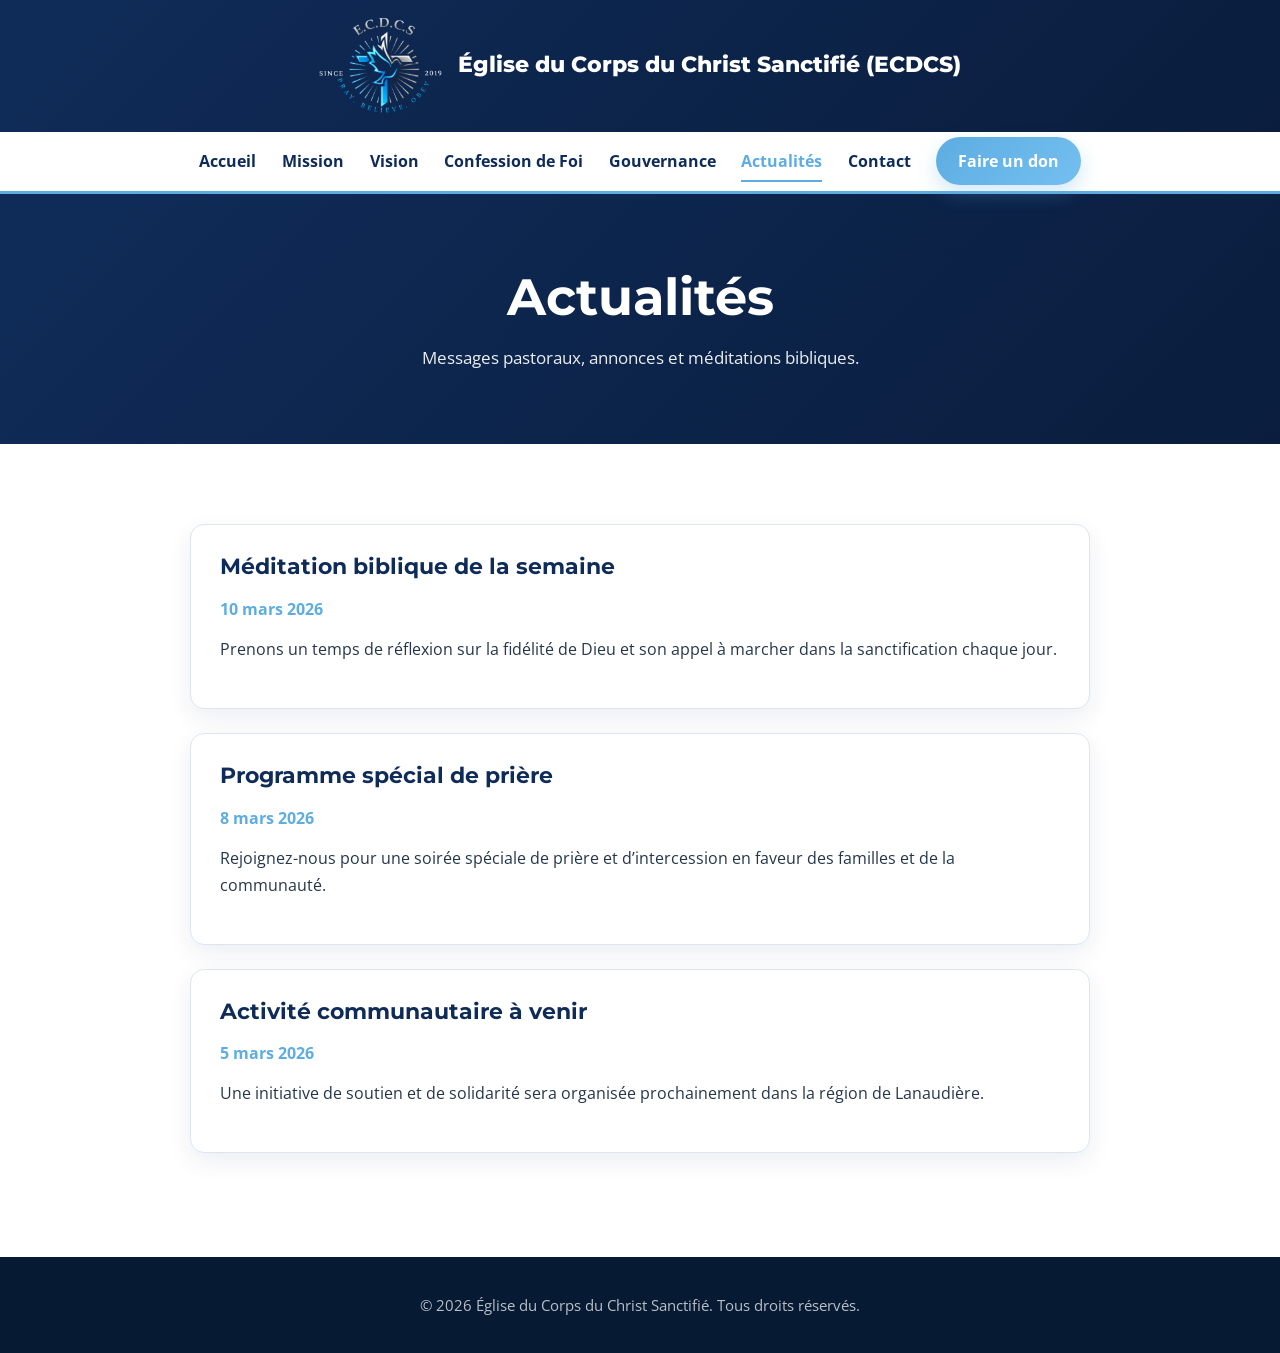
<file: actualites.html>
<!DOCTYPE html>
<html lang="fr">
<head>
  <meta charset="UTF-8" />
  <meta name="viewport" content="width=device-width, initial-scale=1.0" />
  <title>Actualités | ECDCS</title>
  <link rel="stylesheet" href="style.css" />
  <script src="script.js"></script>
</head>
<body>

  <header>
    <div class="logo-container">
      <img src="images/logo.png" alt="Logo ECDCS" class="logo" />
      <div class="site-identity">
        <h1>Église du Corps du Christ Sanctifié (ECDCS)</h1>
      </div>
    </div>

    <nav>
      <ul>
        <li><a href="index.html">Accueil</a></li>
        <li><a href="mission.html">Mission</a></li>
        <li><a href="vision.html">Vision</a></li>
        <li><a href="foi.html">Confession de Foi</a></li>
        <li><a href="gouvernance.html">Gouvernance</a></li>
        <li><a href="actualites.html" class="active">Actualités</a></li>
        <li><a href="contact.html">Contact</a></li>
        <li><a href="dons.html" class="btn-don">Faire un don</a></li>
      </ul>
    </nav>
  </header>

  <main>
    <section class="page-header">
      <h2>Actualités</h2>
      <p>Messages pastoraux, annonces et méditations bibliques.</p>
    </section>

    <section class="content-section">
      <div class="container">
        <article class="news-card">
          <h3>Méditation biblique de la semaine</h3>
          <p class="date">10 mars 2026</p>
          <p>
            Prenons un temps de réflexion sur la fidélité de Dieu
            et son appel à marcher dans la sanctification chaque jour.
          </p>
        </article>

        <article class="news-card">
          <h3>Programme spécial de prière</h3>
          <p class="date">8 mars 2026</p>
          <p>
            Rejoignez-nous pour une soirée spéciale de prière
            et d’intercession en faveur des familles et de la communauté.
          </p>
        </article>

        <article class="news-card">
          <h3>Activité communautaire à venir</h3>
          <p class="date">5 mars 2026</p>
          <p>
            Une initiative de soutien et de solidarité sera organisée
            prochainement dans la région de Lanaudière.
          </p>
        </article>
      </div>
    </section>
  </main>

  <footer>
    <div class="footer-bottom">
      <p>© 2026 Église du Corps du Christ Sanctifié. Tous droits réservés.</p>
    </div>
  </footer>

</body>
</html>
</file>
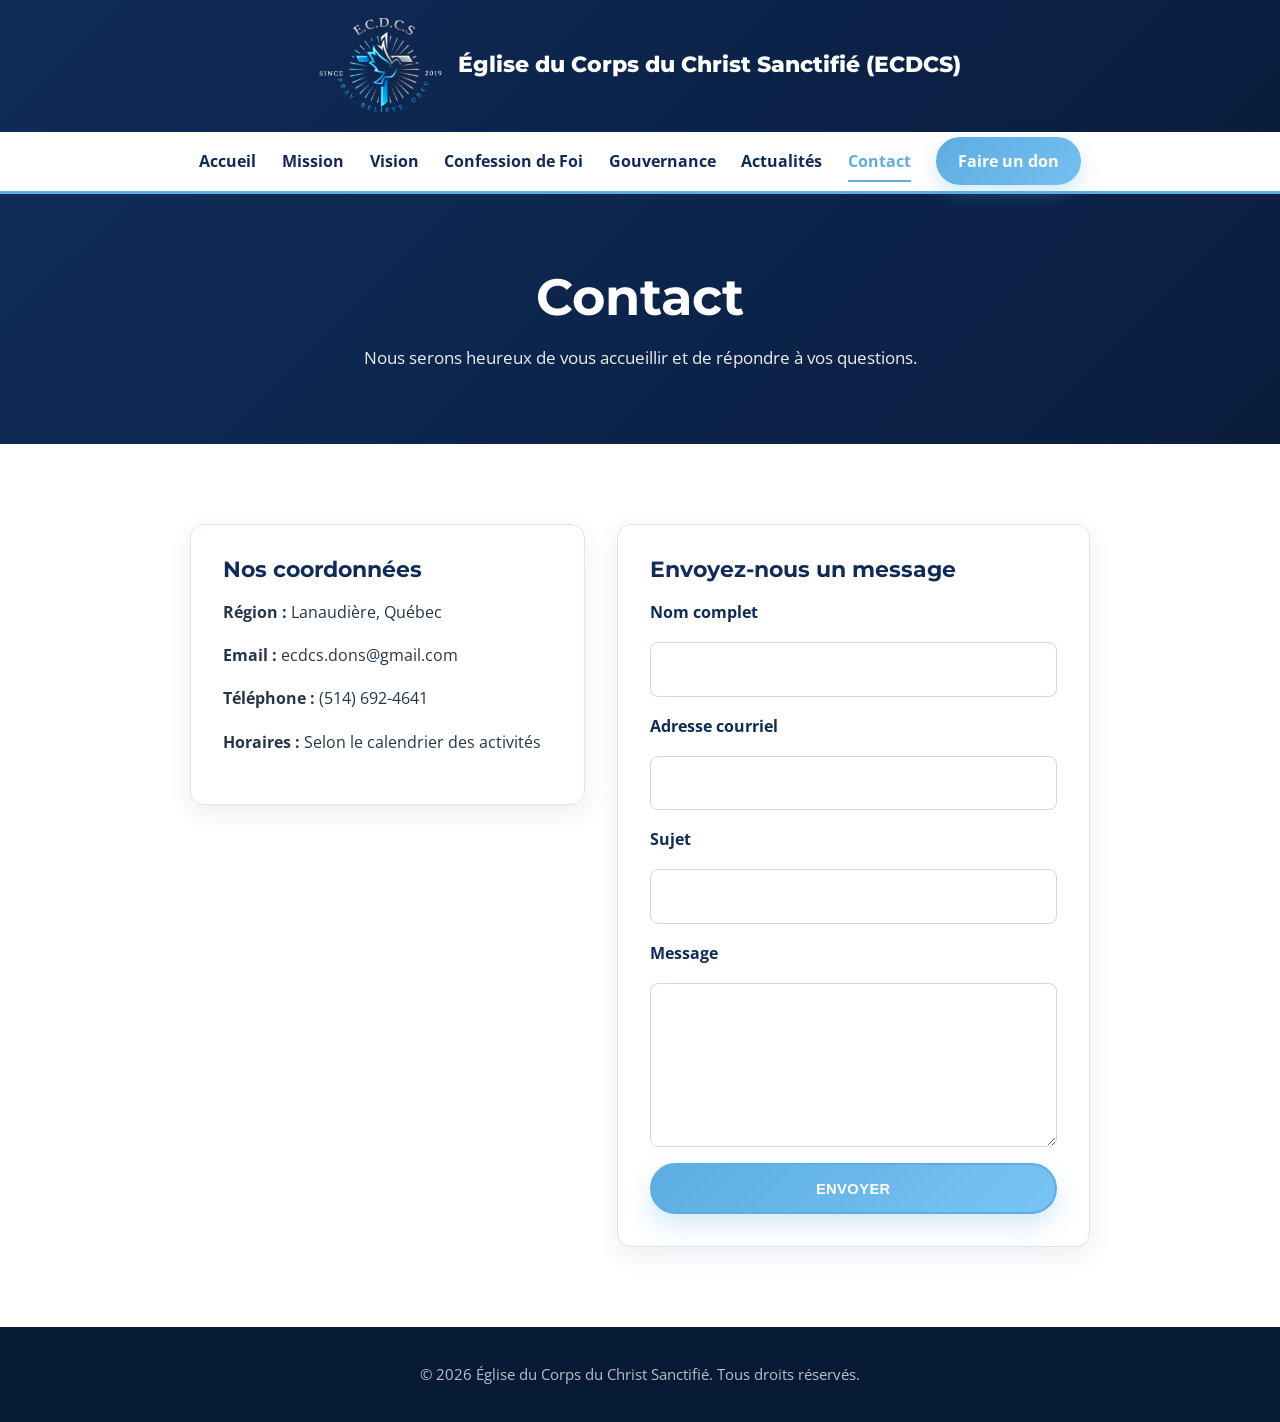
<file: contact.html>
<!DOCTYPE html>
<html lang="fr">
<head>
  <meta charset="UTF-8" />
  <meta name="viewport" content="width=device-width, initial-scale=1.0" />
  <title>Contact | ECDCS</title>
  <link rel="stylesheet" href="style.css" />
  <script src="script.js"></script>
</head>
<body>

  <header>
    <div class="logo-container">
      <img src="images/logo.png" alt="Logo ECDCS" class="logo" />
      <div class="site-identity">
        <h1>Église du Corps du Christ Sanctifié (ECDCS)</h1>
      </div>
    </div>

    <nav>
      <ul>
        <li><a href="index.html">Accueil</a></li>
        <li><a href="mission.html">Mission</a></li>
        <li><a href="vision.html">Vision</a></li>
        <li><a href="foi.html">Confession de Foi</a></li>
        <li><a href="gouvernance.html">Gouvernance</a></li>
        <li><a href="actualites.html">Actualités</a></li>
        <li><a href="contact.html" class="active">Contact</a></li>
        <li><a href="dons.html" class="btn-don">Faire un don</a></li>
      </ul>
    </nav>
  </header>

  <main>
    <section class="page-header">
      <h2>Contact</h2>
      <p>Nous serons heureux de vous accueillir et de répondre à vos questions.</p>
    </section>

    <section class="content-section">
      <div class="container contact-grid">
        <div class="contact-info">
          <h3>Nos coordonnées</h3>
          <p><strong>Région :</strong> Lanaudière, Québec</p>
          <p><strong>Email :</strong> ecdcs.dons@gmail.com</p>
          <p><strong>Téléphone :</strong> (514) 692-4641</p>
          <p><strong>Horaires :</strong> Selon le calendrier des activités</p>
        </div>

        <div class="contact-form">
          <h3>Envoyez-nous un message</h3>
          <form action="#" method="post">
            <label for="nom">Nom complet</label>
            <input type="text" id="nom" name="nom" required />

            <label for="email">Adresse courriel</label>
            <input type="email" id="email" name="email" required />

            <label for="sujet">Sujet</label>
            <input type="text" id="sujet" name="sujet" required />

            <label for="message">Message</label>
            <textarea id="message" name="message" rows="6" required></textarea>

            <button type="submit">Envoyer</button>
          </form>
        </div>
      </div>
    </section>
  </main>

  <footer>
    <div class="footer-bottom">
      <p>© 2026 Église du Corps du Christ Sanctifié. Tous droits réservés.</p>
    </div>
  </footer>

</body>
</html>
</file>
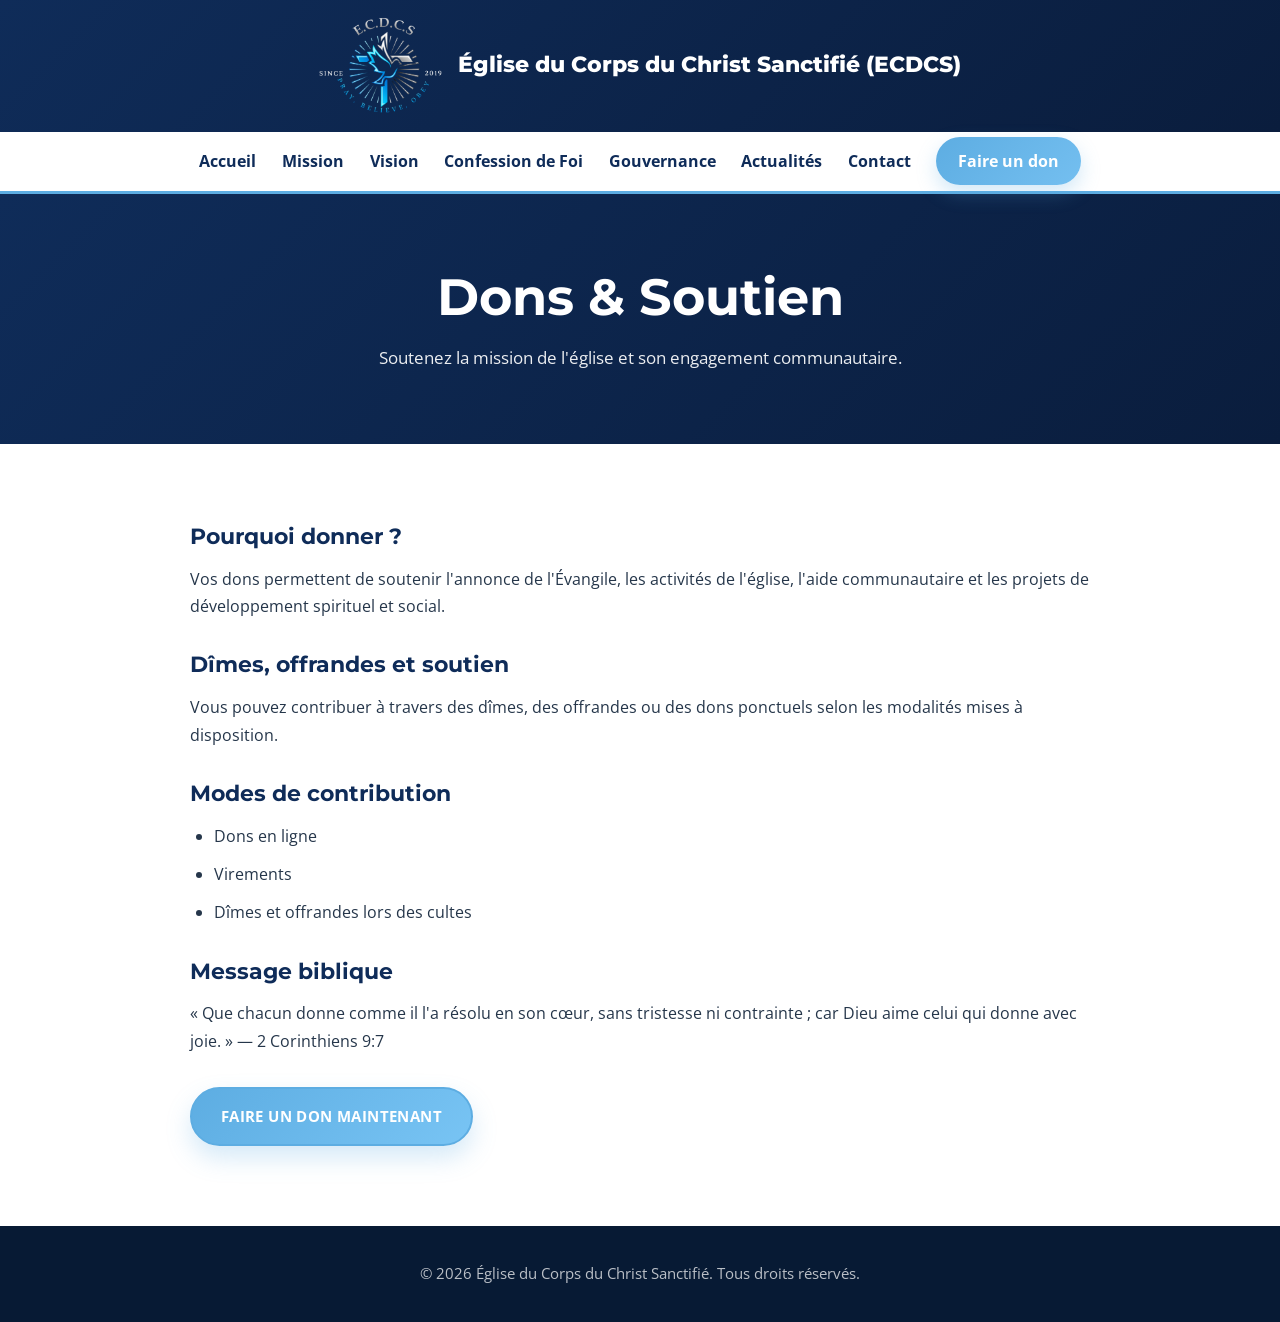
<file: dons.html>
<!DOCTYPE html>
<html lang="fr">
<head>
  <meta charset="UTF-8" />
  <meta name="viewport" content="width=device-width, initial-scale=1.0" />
  <title>Dons & Soutien | ECDCS</title>
  <link rel="stylesheet" href="style.css" />
  <script src="script.js"></script>
</head>
<body>

  <header>
    <div class="logo-container">
      <img src="images/logo.png" alt="Logo ECDCS" class="logo" />
      <div class="site-identity">
        <h1>Église du Corps du Christ Sanctifié (ECDCS)</h1>
      </div>
    </div>

    <nav>
      <ul>
        <li><a href="index.html">Accueil</a></li>
        <li><a href="mission.html">Mission</a></li>
        <li><a href="vision.html">Vision</a></li>
        <li><a href="foi.html">Confession de Foi</a></li>
        <li><a href="gouvernance.html">Gouvernance</a></li>
        <li><a href="actualites.html">Actualités</a></li>
        <li><a href="contact.html">Contact</a></li>
        <li><a href="dons.html" class="btn-don active">Faire un don</a></li>
      </ul>
    </nav>
  </header>

  <main>
    <section class="page-header">
      <h2>Dons & Soutien</h2>
      <p>Soutenez la mission de l'église et son engagement communautaire.</p>
    </section>

    <section class="content-section">
      <div class="container">
        <h3>Pourquoi donner ?</h3>
        <p>
          Vos dons permettent de soutenir l'annonce de l'Évangile,
          les activités de l'église, l'aide communautaire et les projets
          de développement spirituel et social.
        </p>

        <h3>Dîmes, offrandes et soutien</h3>
        <p>
          Vous pouvez contribuer à travers des dîmes, des offrandes
          ou des dons ponctuels selon les modalités mises à disposition.
        </p>

        <h3>Modes de contribution</h3>
        <ul>
          <li>Dons en ligne</li>
          <li>Virements</li>
          <li>Dîmes et offrandes lors des cultes</li>
        </ul>

        <h3>Message biblique</h3>
        <p>
          « Que chacun donne comme il l'a résolu en son cœur, sans tristesse
          ni contrainte ; car Dieu aime celui qui donne avec joie. »
          — 2 Corinthiens 9:7
        </p>

        <div class="don-action">
          <a href="faire-don.html" class="btn-primary">Faire un don maintenant</a>
        </div>
      </div>
    </section>
  </main>

  <footer>
    <div class="footer-bottom">
      <p>© 2026 Église du Corps du Christ Sanctifié. Tous droits réservés.</p>
    </div>
  </footer>

</body>
</html>
</file>
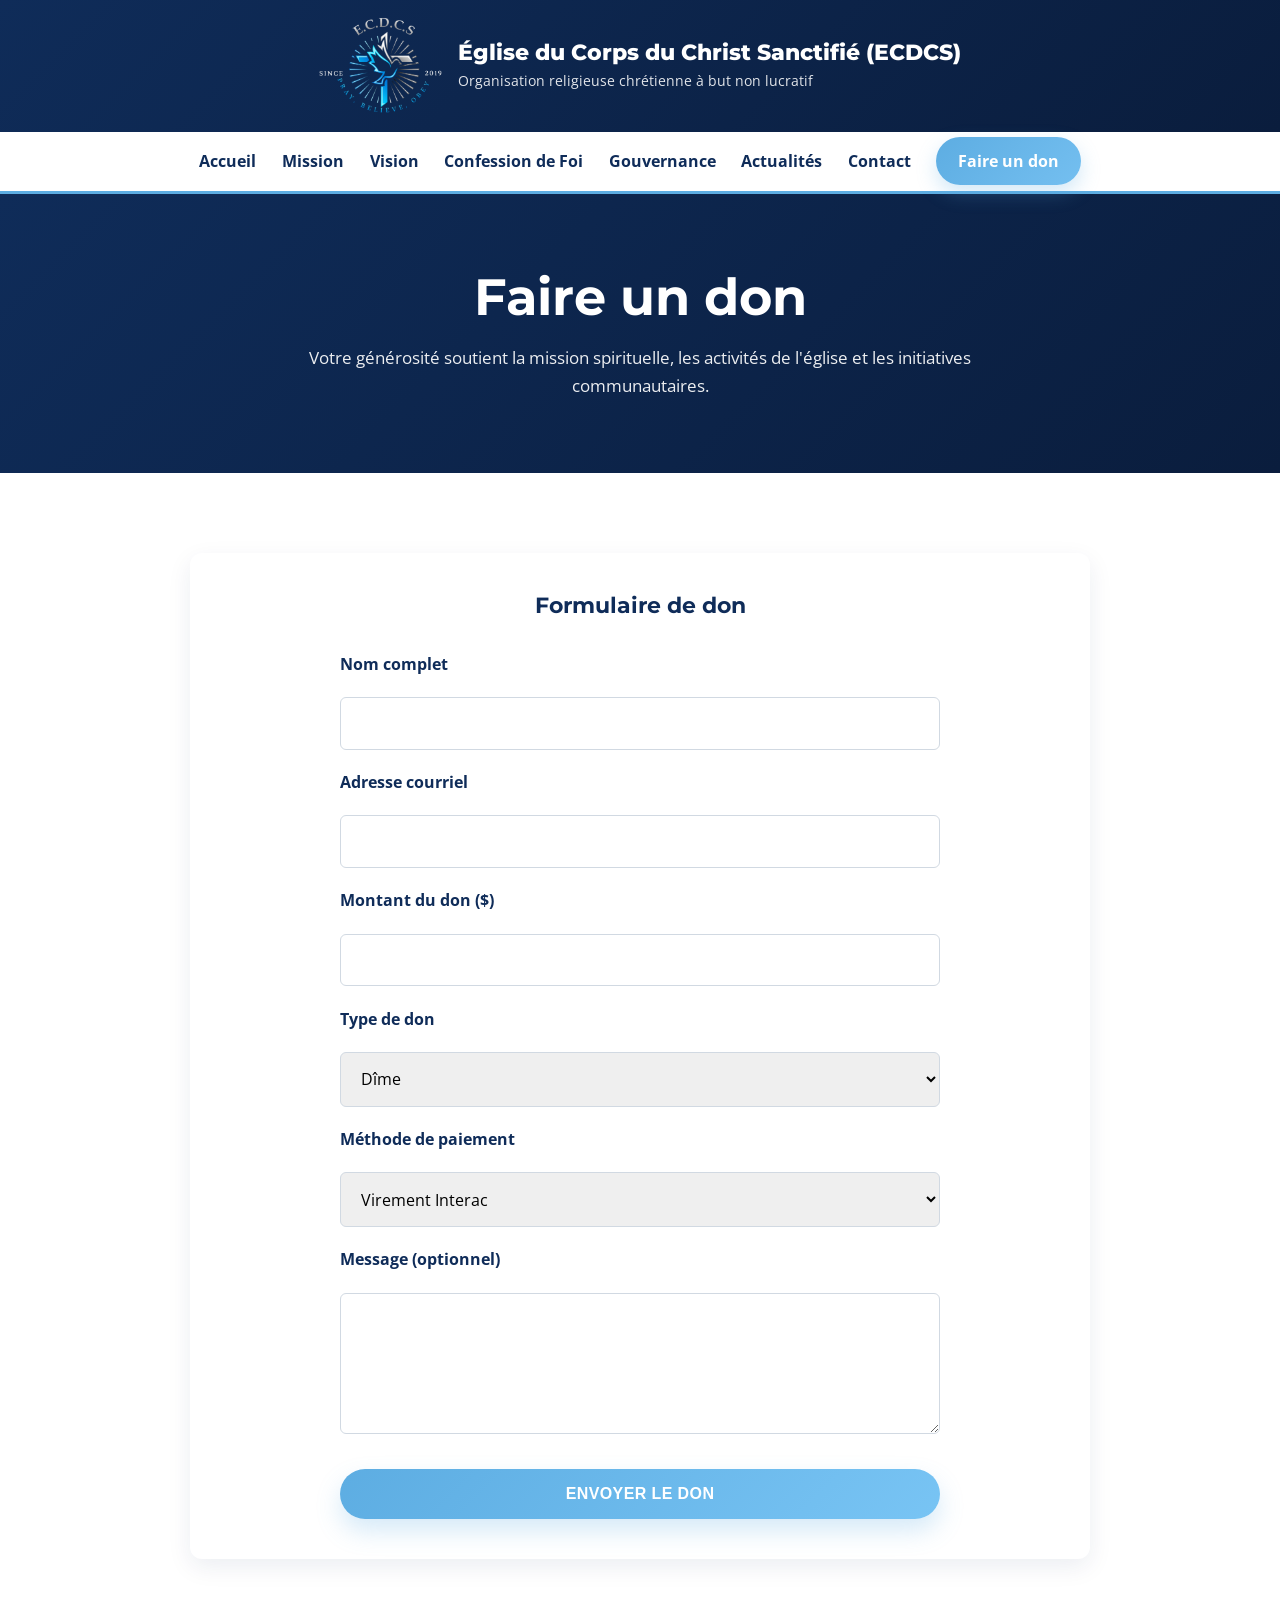
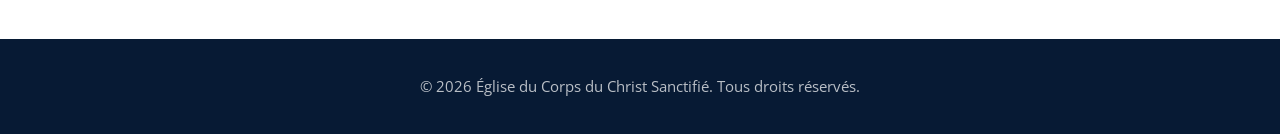
<file: Faire-don.html>
<!doctype html>
<html lang="fr">
  <head>
    <meta charset="UTF-8" />

    <meta name="viewport" content="width=device-width, initial-scale=1.0" />

    <title>Faire un don | ECDCS</title>

    <link rel="stylesheet" href="style.css" />
  </head>

  <body>
    <header>
      <div class="logo-container">
        <img src="images/logo.png" alt="Logo ECDCS" class="logo" />

        <div class="site-identity">
          <h1>Église du Corps du Christ Sanctifié (ECDCS)</h1>
          <p>Organisation religieuse chrétienne à but non lucratif</p>
        </div>
      </div>

      <nav>
        <ul>
          <li><a href="index.html">Accueil</a></li>

          <li><a href="mission.html">Mission</a></li>

          <li><a href="vision.html">Vision</a></li>

          <li><a href="foi.html">Confession de Foi</a></li>

          <li><a href="gouvernance.html">Gouvernance</a></li>

          <li><a href="actualites.html">Actualités</a></li>

          <li><a href="contact.html">Contact</a></li>

          <li><a href="dons.html" class="btn-don active">Faire un don</a></li>
        </ul>
      </nav>
    </header>

    <main>
      <section class="page-header">
        <h2>Faire un don</h2>

        <p>
          Votre générosité soutient la mission spirituelle, les activités de
          l'église et les initiatives communautaires.
        </p>
      </section>

      <section class="content-section">
        <div class="container">
          <div class="don-form-container">
            <div class="don-form">
              <h3>Formulaire de don</h3>

              <form>
                <label for="nom">Nom complet</label>
                <input type="text" id="nom" name="nom" required />

                <label for="email">Adresse courriel</label>
                <input type="email" id="email" name="email" required />

                <label for="montant">Montant du don ($)</label>
                <input
                  type="number"
                  id="montant"
                  name="montant"
                  min="1"
                  required
                />

                <label for="type-don">Type de don</label>

                <select id="type-don" name="type-don">
                  <option value="dime">Dîme</option>

                  <option value="offrande">Offrande</option>

                  <option value="mission">Soutien à la mission</option>

                  <option value="special">Don spécial</option>
                </select>

                <label for="paiement">Méthode de paiement</label>

                <select id="paiement" name="paiement">
                  <option value="interac">Virement Interac</option>

                  <option value="carte">Carte de crédit</option>

                  <option value="paypal">PayPal</option>
                </select>

                <label for="message">Message (optionnel)</label>

                <textarea id="message" name="message" rows="5"></textarea>

                <button type="submit">Envoyer le don</button>
              </form>
            </div>
          </div>
        </div>
      </section>
    </main>

    <footer>
      <div class="footer-bottom">
        <p>© 2026 Église du Corps du Christ Sanctifié. Tous droits réservés.</p>
      </div>
    </footer>
  </body>
</html>
</file>
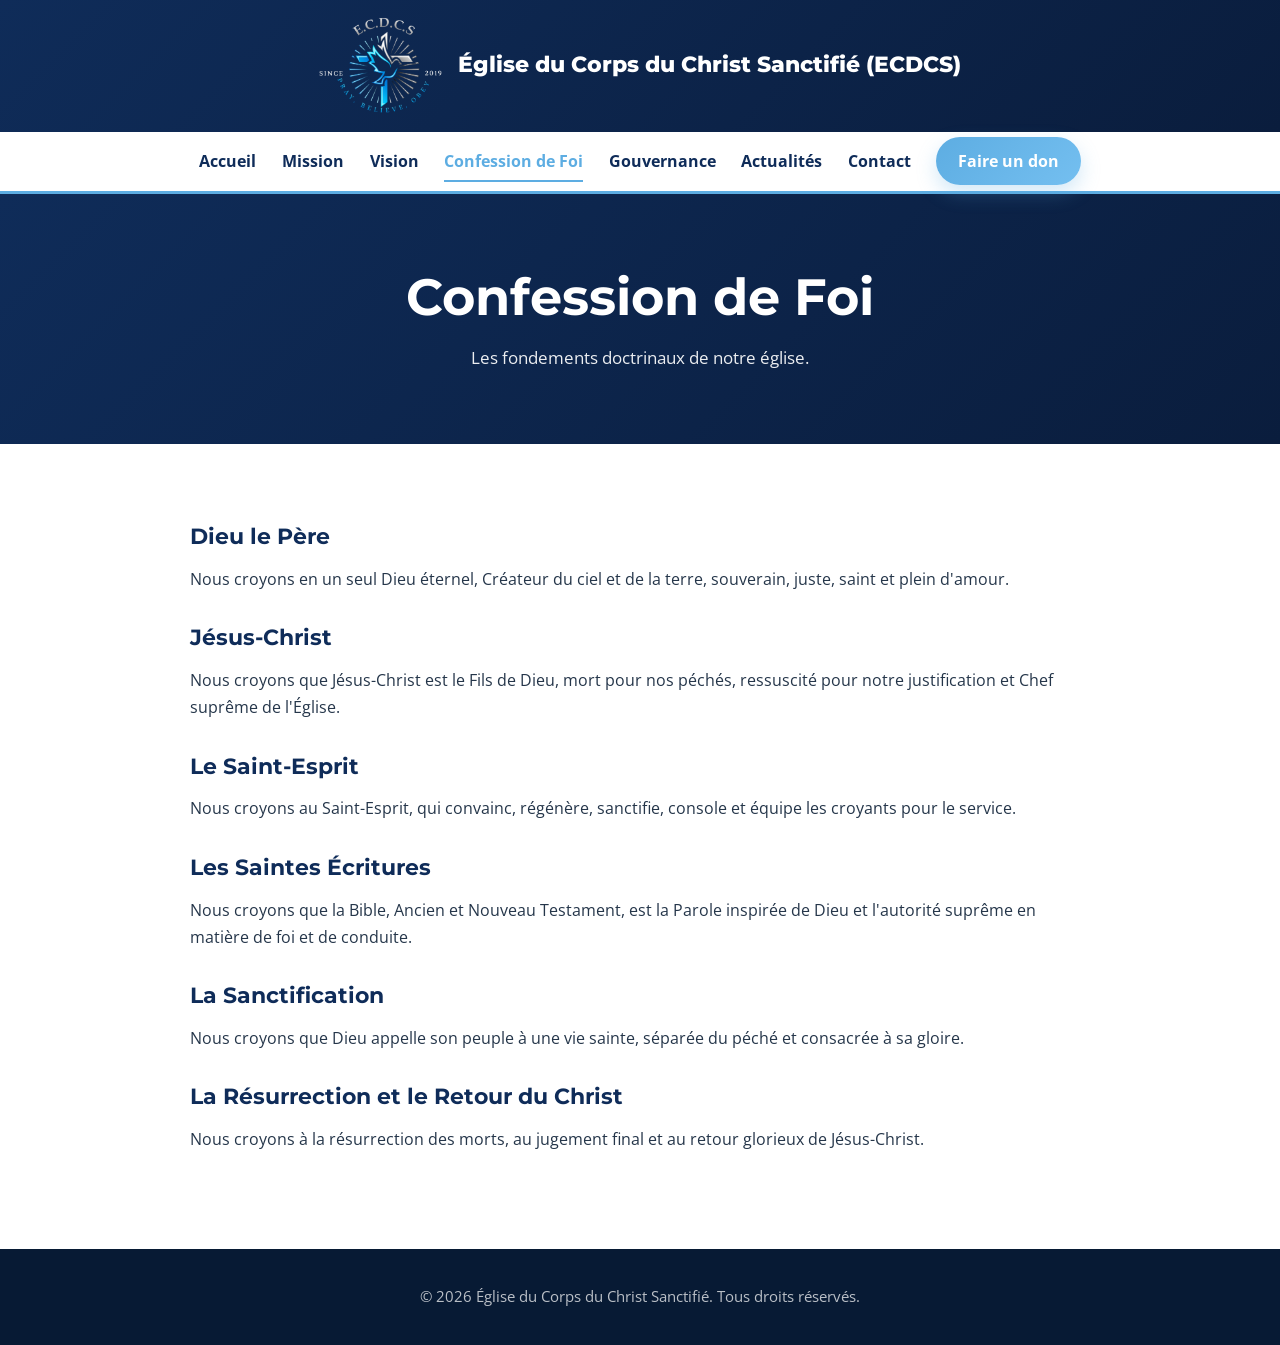
<file: foi.html>
<!DOCTYPE html>
<html lang="fr">
<head>
  <meta charset="UTF-8" />
  <meta name="viewport" content="width=device-width, initial-scale=1.0" />
  <title>Confession de Foi | ECDCS</title>
  <link rel="stylesheet" href="style.css" />
  <script src="script.js"></script>
</head>
<body>

  <header>
    <div class="logo-container">
      <img src="images/logo.png" alt="Logo ECDCS" class="logo" />
      <div class="site-identity">
        <h1>Église du Corps du Christ Sanctifié (ECDCS)</h1>
      </div>
    </div>

    <nav>
      <ul>
        <li><a href="index.html">Accueil</a></li>
        <li><a href="mission.html">Mission</a></li>
        <li><a href="vision.html">Vision</a></li>
        <li><a href="foi.html" class="active">Confession de Foi</a></li>
        <li><a href="gouvernance.html">Gouvernance</a></li>
        <li><a href="actualites.html">Actualités</a></li>
        <li><a href="contact.html">Contact</a></li>
        <li><a href="dons.html" class="btn-don">Faire un don</a></li>
      </ul>
    </nav>
  </header>

  <main>
    <section class="page-header">
      <h2>Confession de Foi</h2>
      <p>Les fondements doctrinaux de notre église.</p>
    </section>

    <section class="content-section">
      <div class="container">
        <h3>Dieu le Père</h3>
        <p>
          Nous croyons en un seul Dieu éternel, Créateur du ciel et de la terre,
          souverain, juste, saint et plein d'amour.
        </p>

        <h3>Jésus-Christ</h3>
        <p>
          Nous croyons que Jésus-Christ est le Fils de Dieu, mort pour nos péchés,
          ressuscité pour notre justification et Chef suprême de l'Église.
        </p>

        <h3>Le Saint-Esprit</h3>
        <p>
          Nous croyons au Saint-Esprit, qui convainc, régénère, sanctifie,
          console et équipe les croyants pour le service.
        </p>

        <h3>Les Saintes Écritures</h3>
        <p>
          Nous croyons que la Bible, Ancien et Nouveau Testament,
          est la Parole inspirée de Dieu et l'autorité suprême
          en matière de foi et de conduite.
        </p>

        <h3>La Sanctification</h3>
        <p>
          Nous croyons que Dieu appelle son peuple à une vie sainte,
          séparée du péché et consacrée à sa gloire.
        </p>

        <h3>La Résurrection et le Retour du Christ</h3>
        <p>
          Nous croyons à la résurrection des morts, au jugement final
          et au retour glorieux de Jésus-Christ.
        </p>
      </div>
    </section>
  </main>

  <footer>
    <div class="footer-bottom">
      <p>© 2026 Église du Corps du Christ Sanctifié. Tous droits réservés.</p>
    </div>
  </footer>

</body>
</html>
</file>
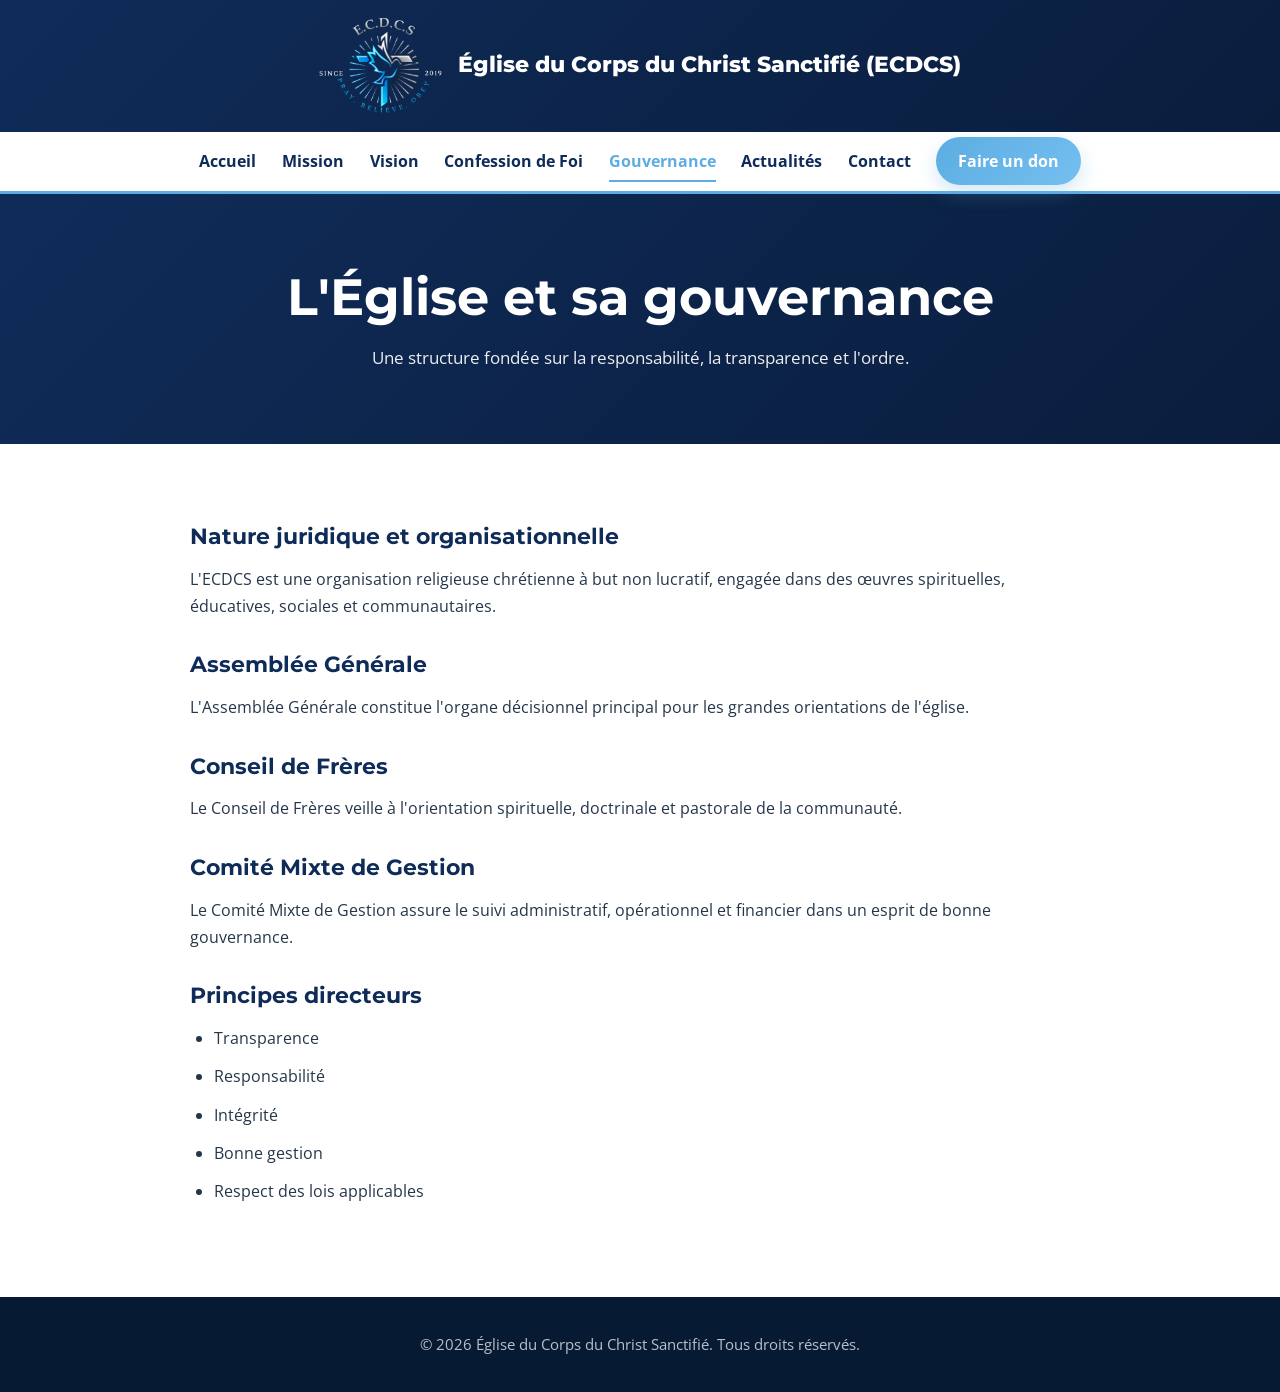
<file: gouvernance.html>
<!DOCTYPE html>
<html lang="fr">
<head>
  <meta charset="UTF-8" />
  <meta name="viewport" content="width=device-width, initial-scale=1.0" />
  <title>Gouvernance | ECDCS</title>
  <link rel="stylesheet" href="style.css" />
  <script src="script.js"></script>
</head>
<body>

  <header>
    <div class="logo-container">
      <img src="images/logo.png" alt="Logo ECDCS" class="logo" />
      <div class="site-identity">
        <h1>Église du Corps du Christ Sanctifié (ECDCS)</h1>
      </div>
    </div>

    <nav>
      <ul>
        <li><a href="index.html">Accueil</a></li>
        <li><a href="mission.html">Mission</a></li>
        <li><a href="vision.html">Vision</a></li>
        <li><a href="foi.html">Confession de Foi</a></li>
        <li><a href="gouvernance.html" class="active">Gouvernance</a></li>
        <li><a href="actualites.html">Actualités</a></li>
        <li><a href="contact.html">Contact</a></li>
        <li><a href="dons.html" class="btn-don">Faire un don</a></li>
      </ul>
    </nav>
  </header>

  <main>
    <section class="page-header">
      <h2>L'Église et sa gouvernance</h2>
      <p>Une structure fondée sur la responsabilité, la transparence et l'ordre.</p>
    </section>

    <section class="content-section">
      <div class="container">
        <h3>Nature juridique et organisationnelle</h3>
        <p>
          L'ECDCS est une organisation religieuse chrétienne à but non lucratif,
          engagée dans des œuvres spirituelles, éducatives, sociales
          et communautaires.
        </p>

        <h3>Assemblée Générale</h3>
        <p>
          L'Assemblée Générale constitue l'organe décisionnel principal
          pour les grandes orientations de l'église.
        </p>

        <h3>Conseil de Frères</h3>
        <p>
          Le Conseil de Frères veille à l'orientation spirituelle,
          doctrinale et pastorale de la communauté.
        </p>

        <h3>Comité Mixte de Gestion</h3>
        <p>
          Le Comité Mixte de Gestion assure le suivi administratif,
          opérationnel et financier dans un esprit de bonne gouvernance.
        </p>

        <h3>Principes directeurs</h3>
        <ul>
          <li>Transparence</li>
          <li>Responsabilité</li>
          <li>Intégrité</li>
          <li>Bonne gestion</li>
          <li>Respect des lois applicables</li>
        </ul>
      </div>
    </section>
  </main>

  <footer>
    <div class="footer-bottom">
      <p>© 2026 Église du Corps du Christ Sanctifié. Tous droits réservés.</p>
    </div>
  </footer>

</body>
</html>
</file>
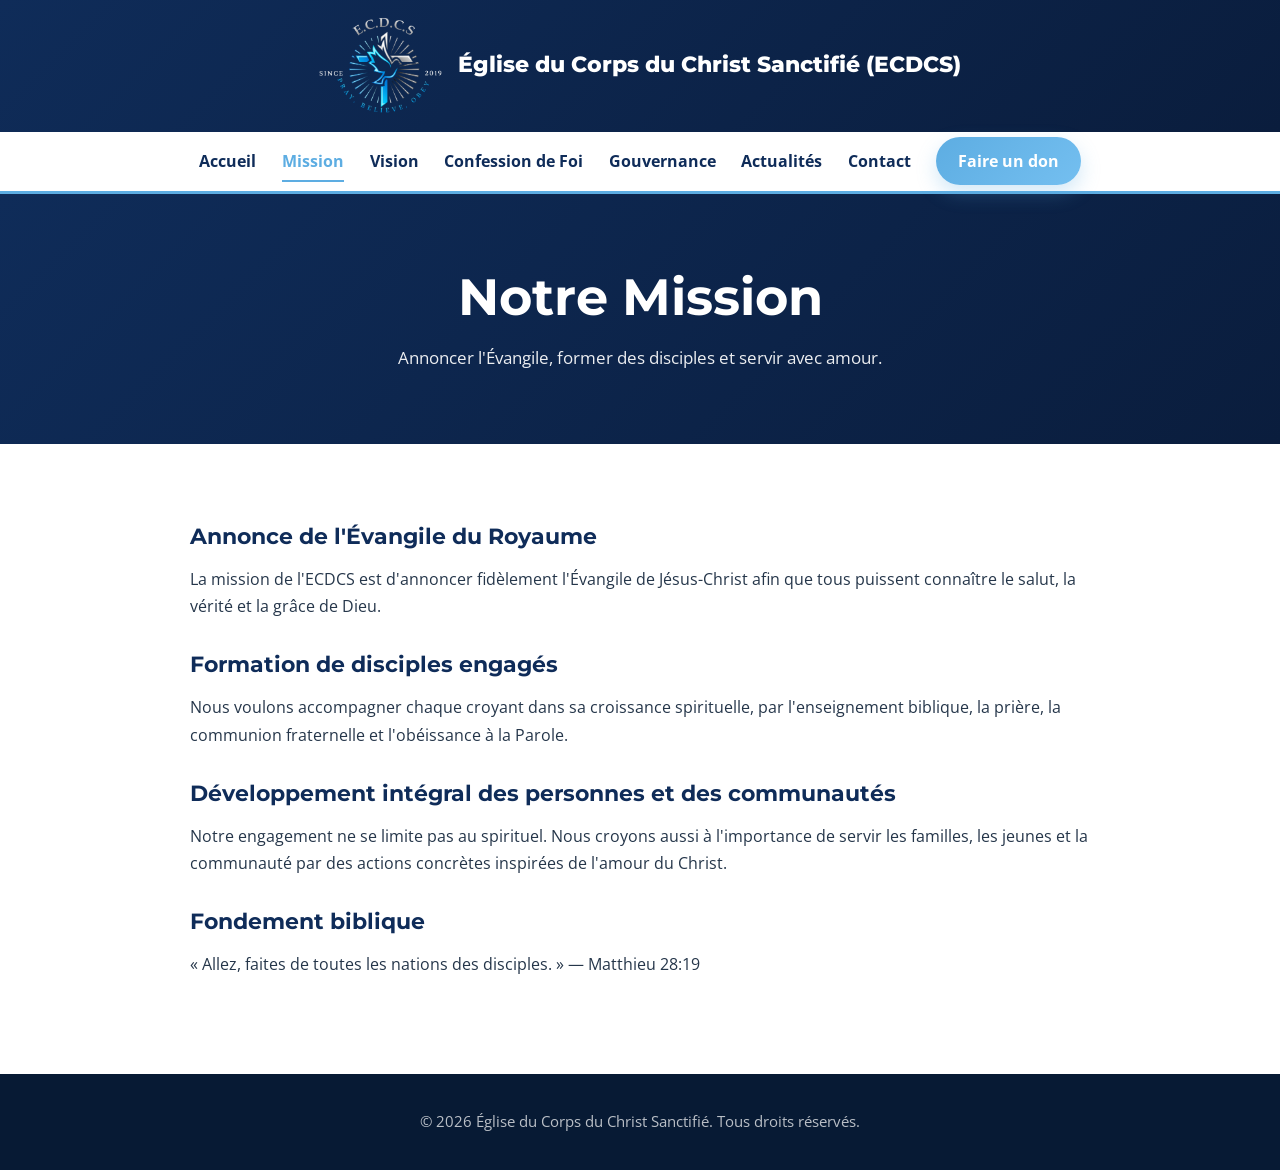
<file: mission.html>
<!DOCTYPE html>
<html lang="fr">
<head>
  <meta charset="UTF-8" />
  <meta name="viewport" content="width=device-width, initial-scale=1.0" />
  <title>Notre Mission | ECDCS</title>
 <link rel="stylesheet" href="style.css" />
 <script src="script.js"></script>
</head>
<body>

  <header>
    <div class="logo-container">
      <img src="images/logo.png" alt="Logo ECDCS" class="logo" />
      <div class="site-identity">
        <h1>Église du Corps du Christ Sanctifié (ECDCS)</h1>
      </div>
    </div>

    <nav>
      <ul>
        <li><a href="index.html">Accueil</a></li>
        <li><a href="mission.html" class="active">Mission</a></li>
        <li><a href="vision.html">Vision</a></li>
        <li><a href="foi.html">Confession de Foi</a></li>
        <li><a href="gouvernance.html">Gouvernance</a></li>
        <li><a href="actualites.html">Actualités</a></li>
        <li><a href="contact.html">Contact</a></li>
        <li><a href="dons.html" class="btn-don">Faire un don</a></li>
      </ul>
    </nav>
  </header>

  <main>
    <section class="page-header">
      <h2>Notre Mission</h2>
      <p>Annoncer l'Évangile, former des disciples et servir avec amour.</p>
    </section>

    <section class="content-section">
      <div class="container">
        <h3>Annonce de l'Évangile du Royaume</h3>
        <p>
          La mission de l'ECDCS est d'annoncer fidèlement l'Évangile de Jésus-Christ
          afin que tous puissent connaître le salut, la vérité et la grâce de Dieu.
        </p>

        <h3>Formation de disciples engagés</h3>
        <p>
          Nous voulons accompagner chaque croyant dans sa croissance spirituelle,
          par l'enseignement biblique, la prière, la communion fraternelle
          et l'obéissance à la Parole.
        </p>

        <h3>Développement intégral des personnes et des communautés</h3>
        <p>
          Notre engagement ne se limite pas au spirituel. Nous croyons aussi
          à l'importance de servir les familles, les jeunes et la communauté
          par des actions concrètes inspirées de l'amour du Christ.
        </p>

        <h3>Fondement biblique</h3>
        <p>
          « Allez, faites de toutes les nations des disciples. »
          — Matthieu 28:19
        </p>
      </div>
    </section>
  </main>

  <footer>
    <div class="footer-bottom">
      <p>© 2026 Église du Corps du Christ Sanctifié. Tous droits réservés.</p>
    </div>
  </footer>

</body>
</html>
</file>
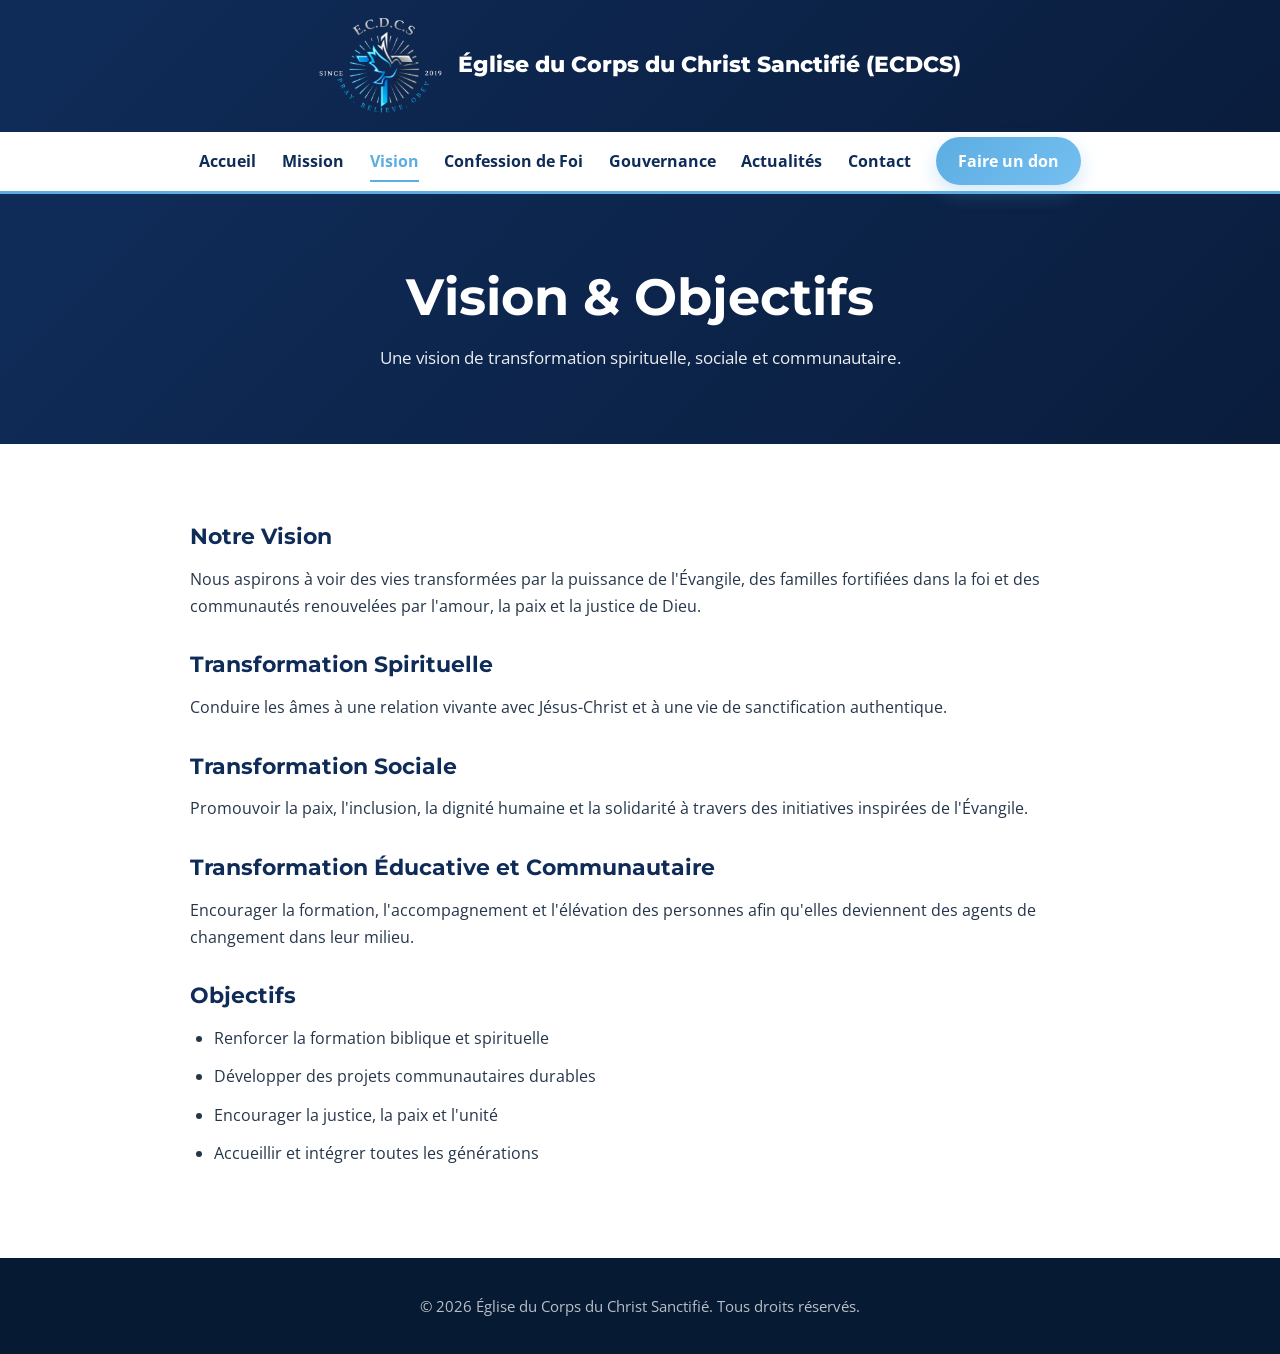
<file: vision.html>
<!DOCTYPE html>
<html lang="fr">
<head>
  <meta charset="UTF-8" />
  <meta name="viewport" content="width=device-width, initial-scale=1.0" />
  <title>Vision & Objectifs | ECDCS</title>
  <link rel="stylesheet" href="style.css" />
  <script src="script.js"></script>
</head>
<body>

  <header>
    <div class="logo-container">
      <img src="images/logo.png" alt="Logo ECDCS" class="logo" />
      <div class="site-identity">
        <h1>Église du Corps du Christ Sanctifié (ECDCS)</h1>
      </div>
    </div>

    <nav>
      <ul>
        <li><a href="index.html">Accueil</a></li>
        <li><a href="mission.html">Mission</a></li>
        <li><a href="vision.html" class="active">Vision</a></li>
        <li><a href="foi.html">Confession de Foi</a></li>
        <li><a href="gouvernance.html">Gouvernance</a></li>
        <li><a href="actualites.html">Actualités</a></li>
        <li><a href="contact.html">Contact</a></li>
        <li><a href="dons.html" class="btn-don">Faire un don</a></li>
      </ul>
    </nav>
  </header>

  <main>
    <section class="page-header">
      <h2>Vision & Objectifs</h2>
      <p>Une vision de transformation spirituelle, sociale et communautaire.</p>
    </section>

    <section class="content-section">
      <div class="container">
        <h3>Notre Vision</h3>
        <p>
          Nous aspirons à voir des vies transformées par la puissance de l'Évangile,
          des familles fortifiées dans la foi et des communautés renouvelées
          par l'amour, la paix et la justice de Dieu.
        </p>

        <h3>Transformation Spirituelle</h3>
        <p>
          Conduire les âmes à une relation vivante avec Jésus-Christ et à une vie
          de sanctification authentique.
        </p>

        <h3>Transformation Sociale</h3>
        <p>
          Promouvoir la paix, l'inclusion, la dignité humaine et la solidarité
          à travers des initiatives inspirées de l'Évangile.
        </p>

        <h3>Transformation Éducative et Communautaire</h3>
        <p>
          Encourager la formation, l'accompagnement et l'élévation des personnes
          afin qu'elles deviennent des agents de changement dans leur milieu.
        </p>

        <h3>Objectifs</h3>
        <ul>
          <li>Renforcer la formation biblique et spirituelle</li>
          <li>Développer des projets communautaires durables</li>
          <li>Encourager la justice, la paix et l'unité</li>
          <li>Accueillir et intégrer toutes les générations</li>
        </ul>
      </div>
    </section>
  </main>

  <footer>
    <div class="footer-bottom">
      <p>© 2026 Église du Corps du Christ Sanctifié. Tous droits réservés.</p>
    </div>
  </footer>

</body>
</html>
</file>
<file: style.css>
/* ============================================================
   ECDCS - STYLE GLOBAL
   Palette : bleu marine, bleu ciel, blanc, gris clair
   Style : moderne, sobre, institutionnel, spirituel
   ============================================================ */

@import url('https://fonts.googleapis.com/css2?family=Montserrat:wght@400;600;700;800&family=Open+Sans:wght@400;600;700&display=swap');

:root {
    --primary-navy: #0F2C59;
    --primary-navy-dark: #0a1d3d;
    --secondary-sky: #5DADE2;
    --secondary-sky-soft: #d9eefb;
    --text-dark: #25364a;
    --text-muted: #5f6f81;
    --text-white: #ffffff;
    --bg-white: #ffffff;
    --bg-light: #f6f9fc;
    --bg-soft: #eef5fb;
    --border-light: #dbe6f0;
    --shadow-soft: 0 8px 24px rgba(15, 44, 89, 0.08);
    --shadow-medium: 0 12px 30px rgba(15, 44, 89, 0.12);
    --radius-sm: 8px;
    --radius-md: 14px;
    --radius-lg: 22px;
    --container: 1200px;
}

* {
    box-sizing: border-box;
    margin: 0;
    padding: 0;
}

html {
    scroll-behavior: smooth;
}

.header.sticky {
  position: fixed;
  top: 0;
  width: 100%;
  background: #0B1F3A;
  box-shadow: 0 4px 12px rgba(0,0,0,0.2);
  z-index: 1000;
}

.fade-in {
  opacity: 0;
  transform: translateY(40px);
  transition: 0.6s ease;
}

.fade-in.show {
  opacity: 1;
  transform: translateY(0);
}

body {
    font-family: 'Open Sans', sans-serif;
    color: var(--text-dark);
    background-color: var(--bg-white);
    line-height: 1.7;
    font-size: 16px;
}

img {
    max-width: 100%;
    display: block;
}

h1, h2, h3, h4 {
    font-family: 'Montserrat', sans-serif;
    color: var(--primary-navy);
    line-height: 1.2;
    margin-bottom: 1rem;
}

h1 {
    font-size: 2.2rem;
}

h2 {
    font-size: 2.2rem;
    font-weight: 700;
}

h3 {
    font-size: 1.35rem;
    font-weight: 700;
}

p {
    margin-bottom: 1rem;
}

a {
    text-decoration: none;
    color: inherit;
    transition: all 0.3s ease;
}

ul {
    list-style: none;
}

section {
    padding: 5rem 1.5rem;
}

.container {
    width: 100%;
    max-width: var(--container);
    margin: 0 auto;
}

/* ============================================================
   HEADER
   ============================================================ */

header {
    position: relative;
}

.logo-container {
    background: linear-gradient(135deg, var(--primary-navy), var(--primary-navy-dark));
    color: var(--text-white);
    padding: 1rem 1.5rem;
    display: flex;
    align-items: center;
    justify-content: center;
    gap: 1rem;
}

.logo {
    height: 100px;
    width: auto;
}

.site-identity h1 {
    color: var(--text-white);
    font-size: 1.4rem;
    margin-bottom: 0.2rem;
    font-weight: 800;
}

.site-identity p {
    color: rgba(255, 255, 255, 0.88);
    font-size: 0.9rem;
    margin: 0;
}

nav {
    border-bottom: 3px solid var(--secondary-sky);
    background-color: var(--bg-white);
    padding: 0 1.5rem;
}

nav ul {
    max-width: var(--container);
    margin: 0 auto;
    display: flex;
    flex-wrap: wrap;
    justify-content: center;
    align-items: center;
    gap: 1.6rem;
    padding: 1rem 0;
}

nav a {
    font-weight: 700;
    color: var(--primary-navy);
    padding: 0.45rem 0;
    position: relative;
    font-size: 0.97rem;
}

nav a::after {
    content: "";
    position: absolute;
    left: 0;
    bottom: -0.15rem;
    width: 0;
    height: 2px;
    background-color: var(--secondary-sky);
    transition: width 0.3s ease;
}

nav a:hover,
nav a.active {
    color: var(--secondary-sky);
}

nav a:hover::after,
nav a.active::after {
    width: 100%;
}

nav a.btn-don {
    background: linear-gradient(135deg, var(--secondary-sky), #74bff0);
    color: var(--text-white) !important;
    padding: 0.8rem 1.35rem;
    border-radius: 999px;
    box-shadow: 0 8px 20px rgba(93, 173, 226, 0.28);
}

nav a.btn-don::after {
    display: none;
}

nav a.btn-don:hover {
    background: linear-gradient(135deg, var(--primary-navy), #17457f);
    transform: translateY(-2px);
}

/* ============================================================
   BOUTONS
   ============================================================ */

.btn-primary,
.btn-secondary,
button {
    display: inline-flex;
    align-items: center;
    justify-content: center;
    gap: 0.5rem;
    padding: 0.95rem 1.8rem;
    border-radius: 999px;
    font-weight: 700;
    text-transform: uppercase;
    letter-spacing: 0.4px;
    font-size: 0.92rem;
    transition: all 0.3s ease;
    cursor: pointer;
    border: none;
}

.btn-primary,
button {
    background: linear-gradient(135deg, var(--secondary-sky), #78c4f4);
    color: var(--text-white);
    border: 2px solid var(--secondary-sky);
    box-shadow: 0 12px 24px rgba(93, 173, 226, 0.25);
}

.btn-primary:hover,
button:hover {
    background: var(--primary-navy);
    border-color: var(--primary-navy);
    transform: translateY(-2px);
}

.btn-secondary {
    background-color: transparent;
    color: var(--text-white);
    border: 2px solid rgba(255, 255, 255, 0.9);
}

.btn-secondary:hover {
    background-color: var(--text-white);
    color: var(--primary-navy);
    transform: translateY(-2px);
}

/* ============================================================
   PAGE HEADER INTERNE
   ============================================================ */

.page-header {
    background: linear-gradient(135deg, var(--primary-navy), var(--primary-navy-dark));
    color: var(--text-white);
    text-align: center;
    padding: 4.5rem 1.5rem;
}

.page-header h2 {
    color: var(--text-white);
    font-size: clamp(2rem, 5vw, 3.2rem);
    margin-bottom: 1rem;
}

.page-header p {
    color: rgba(255, 255, 255, 0.92);
    max-width: 760px;
    margin: 0 auto;
    font-size: 1.05rem;
}

/* ============================================================
   ACCUEIL - HERO
   ============================================================ */

.hero {
    position: relative;
    overflow: hidden;
    min-height: 85vh;
    display: flex;
    align-items: center;
    justify-content: center;
    text-align: center;
    padding: 6rem 1.5rem;
    background:
        linear-gradient(rgba(10, 29, 61, 0.76), rgba(15, 44, 89, 0.62)),
        url('../images/hero-bg.jpg') center/cover no-repeat;
}

.hero::before {
    content: "";
    position: absolute;
    inset: 0;
    background:
        radial-gradient(circle at top, rgba(255, 255, 255, 0.12), transparent 35%),
        linear-gradient(to bottom, transparent, rgba(15, 44, 89, 0.18));
    pointer-events: none;
}

.hero-content {
    position: relative;
    z-index: 2;
    max-width: 860px;
}

.hero-subtitle {
    display: inline-block;
    margin-bottom: 1.2rem;
    padding: 0.45rem 1rem;
    border-radius: 999px;
    background-color: rgba(255, 255, 255, 0.14);
    color: #eaf6ff;
    font-weight: 700;
    font-size: 0.9rem;
    letter-spacing: 0.5px;
    text-transform: uppercase;
}

.hero h2 {
    color: var(--text-white);
    font-size: clamp(2.2rem, 5vw, 4rem);
    font-weight: 800;
    text-transform: uppercase;
    letter-spacing: 0.8px;
    margin-bottom: 1.2rem;
}

.hero-intro {
    max-width: 760px;
    margin: 0 auto 1.25rem;
    font-size: 1.08rem;
    color: rgba(255, 255, 255, 0.92);
}

.verset-hero {
    max-width: 720px;
    margin: 0 auto 2.2rem;
    font-size: 1.1rem;
    line-height: 1.8;
    font-style: italic;
    color: rgba(255, 255, 255, 0.94);
}

.verset-hero span {
    display: inline-block;
    margin-top: 0.7rem;
    font-style: normal;
    font-weight: 700;
}

.cta-group {
    display: flex;
    justify-content: center;
    flex-wrap: wrap;
    gap: 1rem;
}

/* ============================================================
   SECTION TITRE
   ============================================================ */

.section-heading {
    text-align: center;
    max-width: 760px;
    margin: 0 auto 3rem;
}

.section-heading p {
    color: var(--text-muted);
    font-size: 1.05rem;
}

/* ============================================================
   PRÉSENTATION / CARTES
   ============================================================ */

.presentation {
    background: linear-gradient(to bottom, var(--bg-light), var(--bg-white));
}

.grid-3 {
    display: grid;
    grid-template-columns: repeat(3, minmax(0, 1fr));
    gap: 2rem;
}

.card {
    background: var(--bg-white);
    border: 1px solid var(--border-light);
    padding: 2.2rem 1.8rem;
    border-radius: var(--radius-md);
    box-shadow: var(--shadow-soft);
    text-align: center;
    position: relative;
    overflow: hidden;
    transition: transform 0.35s ease, box-shadow 0.35s ease;
}

.card::before {
    content: "";
    position: absolute;
    top: 0;
    left: 0;
    width: 100%;
    height: 5px;
    background: linear-gradient(90deg, var(--primary-navy), var(--secondary-sky));
}

.card:hover {
    transform: translateY(-8px);
    box-shadow: var(--shadow-medium);
}

.card-icon {
    width: 68px;
    height: 68px;
    margin: 0 auto 1.2rem;
    border-radius: 50%;
    background: linear-gradient(135deg, var(--secondary-sky-soft), #f5fbff);
    display: flex;
    align-items: center;
    justify-content: center;
    color: var(--primary-navy);
    font-size: 1.5rem;
    font-weight: 800;
}

.card p {
    color: var(--text-muted);
    margin-bottom: 0;
}

/* ============================================================
   ACTIVITÉS
   ============================================================ */

.activites {
    background-color: var(--bg-white);
}

.activites h2 {
    text-align: center;
}

.activites-intro {
    text-align: center;
    max-width: 760px;
    margin: 0 auto 2.5rem;
    color: var(--text-muted);
}

.activites ul {
    max-width: 860px;
    margin: 0 auto;
    background: var(--bg-white);
    border: 1px solid var(--border-light);
    border-radius: var(--radius-md);
    box-shadow: var(--shadow-soft);
    overflow: hidden;
}

.activites li {
    padding: 1.4rem 1.5rem;
    border-bottom: 1px solid #edf2f7;
    display: flex;
    justify-content: space-between;
    align-items: center;
    gap: 1rem;
}

.activites li:last-child {
    border-bottom: none;
}

.activites li strong {
    color: var(--primary-navy);
    font-size: 1.08rem;
}

.activites li span {
    color: var(--text-muted);
    font-weight: 600;
    white-space: nowrap;
}

.activites li:hover {
    background-color: #fbfdff;
}

/* ============================================================
   PASTEUR
   ============================================================ */

.pasteur {
    background: linear-gradient(135deg, var(--primary-navy), var(--primary-navy-dark));
    color: var(--text-white);
}

.pasteur .container {
    display: flex;
    align-items: center;
    justify-content: center;
    gap: 4rem;
    flex-wrap: wrap;
}

.pasteur h2,
.pasteur h3,
.pasteur p,
.pasteur blockquote {
    color: var(--text-white);
}

.pasteur h3 {
    color: #cde9fb;
    margin-bottom: 0.4rem;
}

.pasteur-photo img {
    width: 280px;
    height: 280px;
    object-fit: cover;
    border-radius: 50%;
    border: 6px solid rgba(255, 255, 255, 0.18);
    box-shadow: 0 18px 40px rgba(0, 0, 0, 0.22);
}

.pasteur-info {
    max-width: 580px;
}

.titre-pasteur {
    font-weight: 700;
    font-size: 1.05rem;
    color: #d9eefb;
    margin-bottom: 1.4rem;
    text-transform: uppercase;
    letter-spacing: 0.5px;
}

.pasteur-message {
    color: rgba(255, 255, 255, 0.9);
    margin-bottom: 1.2rem;
}

blockquote {
    font-style: italic;
    font-size: 1.08rem;
    line-height: 1.8;
    border-left: 4px solid var(--secondary-sky);
    padding-left: 1.1rem;
    opacity: 0.96;
    margin: 0;
}

/* ============================================================
   VERSETS
   ============================================================ */

.versets {
    background: linear-gradient(to bottom, var(--bg-light), var(--bg-soft));
}

.versets-grid {
    display: grid;
    grid-template-columns: repeat(2, minmax(0, 1fr));
    gap: 1.5rem;
    max-width: 1000px;
    margin: 2.5rem auto 0;
}

.verset-card {
    background-color: var(--bg-white);
    border: 1px solid var(--border-light);
    border-radius: var(--radius-md);
    padding: 1.8rem;
    box-shadow: var(--shadow-soft);
}

.verset-card p {
    font-style: italic;
    color: var(--text-dark);
    margin-bottom: 0.8rem;
}

.verset-card span {
    color: var(--secondary-sky);
    font-weight: 700;
    font-size: 0.95rem;
}

/* ============================================================
   PAGES INTERNES
   ============================================================ */

.content-section {
    background-color: var(--bg-white);
}

.content-section .container {
    max-width: 900px;
}

.content-section h3 {
    margin-top: 2rem;
    color: var(--primary-navy);
}

.content-section h3:first-child {
    margin-top: 0;
}

.content-section p,
.content-section li {
    color: var(--text-dark);
    font-size: 1rem;
}

.content-section ul {
    list-style: disc;
    padding-left: 1.5rem;
    margin-top: 1rem;
}

.content-section li {
    margin-bottom: 0.7rem;
}

/* ============================================================
   ACTUALITÉS
   ============================================================ */

.news-card {
    background: var(--bg-white);
    border: 1px solid var(--border-light);
    border-radius: var(--radius-md);
    padding: 1.8rem;
    box-shadow: var(--shadow-soft);
    margin-bottom: 1.5rem;
}

.news-card .date {
    color: var(--secondary-sky);
    font-weight: 700;
    margin-bottom: 0.8rem;
}

/* ============================================================
   CONTACT
   ============================================================ */

.contact-grid {
    display: grid;
    grid-template-columns: 1fr 1.2fr;
    gap: 2rem;
    align-items: start;
}

.contact-info,
.contact-form {
    background: var(--bg-white);
    border: 1px solid var(--border-light);
    border-radius: var(--radius-md);
    padding: 2rem;
    box-shadow: var(--shadow-soft);
}

.contact-form form {
    display: flex;
    flex-direction: column;
    gap: 1rem;
}

.contact-form label {
    font-weight: 700;
    color: var(--primary-navy);
}

.contact-form input,
.contact-form textarea {
    width: 100%;
    padding: 0.95rem 1rem;
    border: 1px solid #cfd9e3;
    border-radius: var(--radius-sm);
    font-family: inherit;
    font-size: 1rem;
    outline: none;
    transition: border-color 0.3s ease, box-shadow 0.3s ease;
}

.contact-form input:focus,
.contact-form textarea:focus {
    border-color: var(--secondary-sky);
    box-shadow: 0 0 0 4px rgba(93, 173, 226, 0.15);
}

/* ============================================================
   DONS
   ============================================================ */

.don-action {
    margin-top: 2rem;
}

/* ============================================================
   FOOTER
   ============================================================ */

footer {
    background: #071a34;
    color: #d4deea;
    padding: 2.2rem 1.5rem;
    text-align: center;
}

.footer-content {
    display: grid;
    grid-template-columns: repeat(3, minmax(220px, 1fr));
    gap: 2.5rem;
    max-width: var(--container);
    margin: 0 auto 2rem;
    padding-bottom: 2rem;
    border-bottom: 1px solid rgba(255, 255, 255, 0.08);
}

.footer-section h4 {
    color: var(--text-white);
    margin-bottom: 1rem;
    font-size: 1.1rem;
}

.footer-section p,
.footer-section li,
.footer-section a {
    color: #d4deea;
    font-size: 0.96rem;
}

.footer-section a:hover {
    color: var(--secondary-sky);
}

.footer-bottom {
    text-align: center;
    font-size: 0.92rem;
    color: rgba(255, 255, 255, 0.72);
}

.footer-bottom p {
    margin: 0;
}

/* ============================================================
   RESPONSIVE
   ============================================================ */

@media (max-width: 992px) {
    .grid-3 {
        grid-template-columns: 1fr;
    }

    .versets-grid {
        grid-template-columns: 1fr;
    }

    .footer-content {
        grid-template-columns: 1fr 1fr;
    }

    .contact-grid {
        grid-template-columns: 1fr;
    }

    .hero {
        min-height: 75vh;
    }
}

@media (max-width: 768px) {
    section {
        padding: 4rem 1.2rem;
    }

    .logo-container {
        flex-direction: column;
        text-align: center;
    }

    .site-identity h1 {
        font-size: 1.2rem;
    }

    nav ul {
        flex-direction: column;
        gap: 0.9rem;
    }

    .hero {
        min-height: auto;
        padding: 5rem 1.2rem;
    }

    .hero h2 {
        font-size: 2rem;
    }

    .hero-intro,
    .verset-hero {
        font-size: 1rem;
    }

    .cta-group {
        flex-direction: column;
        align-items: center;
    }

    .btn-primary,
    .btn-secondary,
    button {
        width: 100%;
        max-width: 320px;
    }

    .activites li {
        flex-direction: column;
        text-align: center;
    }

    .activites li span {
        white-space: normal;
    }

    .pasteur .container {
        gap: 2rem;
        text-align: center;
    }

    .pasteur-photo img {
        width: 220px;
        height: 220px;
    }

    blockquote {
        border-left: none;
        border-top: 4px solid var(--secondary-sky);
        padding-left: 0;
        padding-top: 1rem;
    }

    .footer-content {
        grid-template-columns: 1fr;
    }
}

@media (max-width: 480px) {
    h2 {
        font-size: 1.8rem;
    }

    .hero h2 {
        font-size: 1.75rem;
    }

    .card,
    .verset-card,
    .contact-info,
    .contact-form,
    .news-card {
        padding: 1.4rem;
    }

    nav a.btn-don {
        width: 100%;
        text-align: center;
    }
}
/* ============================================================
   PAGE FORMULAIRE DE DON
   ============================================================ */

.don-form {
    max-width: 600px;
    margin: 0 auto;
}

.don-form h3 {
    text-align: center;
    margin-bottom: 2rem;
}

/* formulaire */

.don-form form {
    display: flex;
    flex-direction: column;
    gap: 1.2rem;
}

/* labels */

.don-form label {
    font-weight: 700;
    color: var(--primary-navy);
}

/* champs */

.don-form input,
.don-form textarea,
.don-form select {
    width: 100%;
    padding: 0.9rem 1rem;
    border-radius: 6px;
    border: 1px solid #d1d9e2;
    font-family: inherit;
    font-size: 1rem;
    transition: all 0.3s ease;
}

/* focus */

.don-form input:focus,
.don-form textarea:focus,
.don-form select:focus {
    outline: none;
    border-color: var(--secondary-sky);
    box-shadow: 0 0 0 3px rgba(93,173,226,0.2);
}

/* textarea */

.don-form textarea {
    resize: vertical;
}

/* bouton */

.don-form button {
    margin-top: 1rem;
    padding: 1rem;
    font-weight: bold;
    border-radius: 30px;
    background: linear-gradient(135deg, var(--secondary-sky), #78c4f4);
    color: white;
    border: none;
    cursor: pointer;
    font-size: 1rem;
    transition: all 0.3s ease;
}

.don-form button:hover {
    background: var(--primary-navy);
    transform: translateY(-2px);
}

/* ============================================================
   BOITE DU FORMULAIRE
   ============================================================ */

.don-form-container {
    background: white;
    padding: 2.5rem;
    border-radius: 12px;
    box-shadow: var(--shadow-soft);
}

/* ============================================================
   RESPONSIVE
   ============================================================ */

@media (max-width: 768px) {

    .don-form-container {
        padding: 1.8rem;
    }

}
</file>
